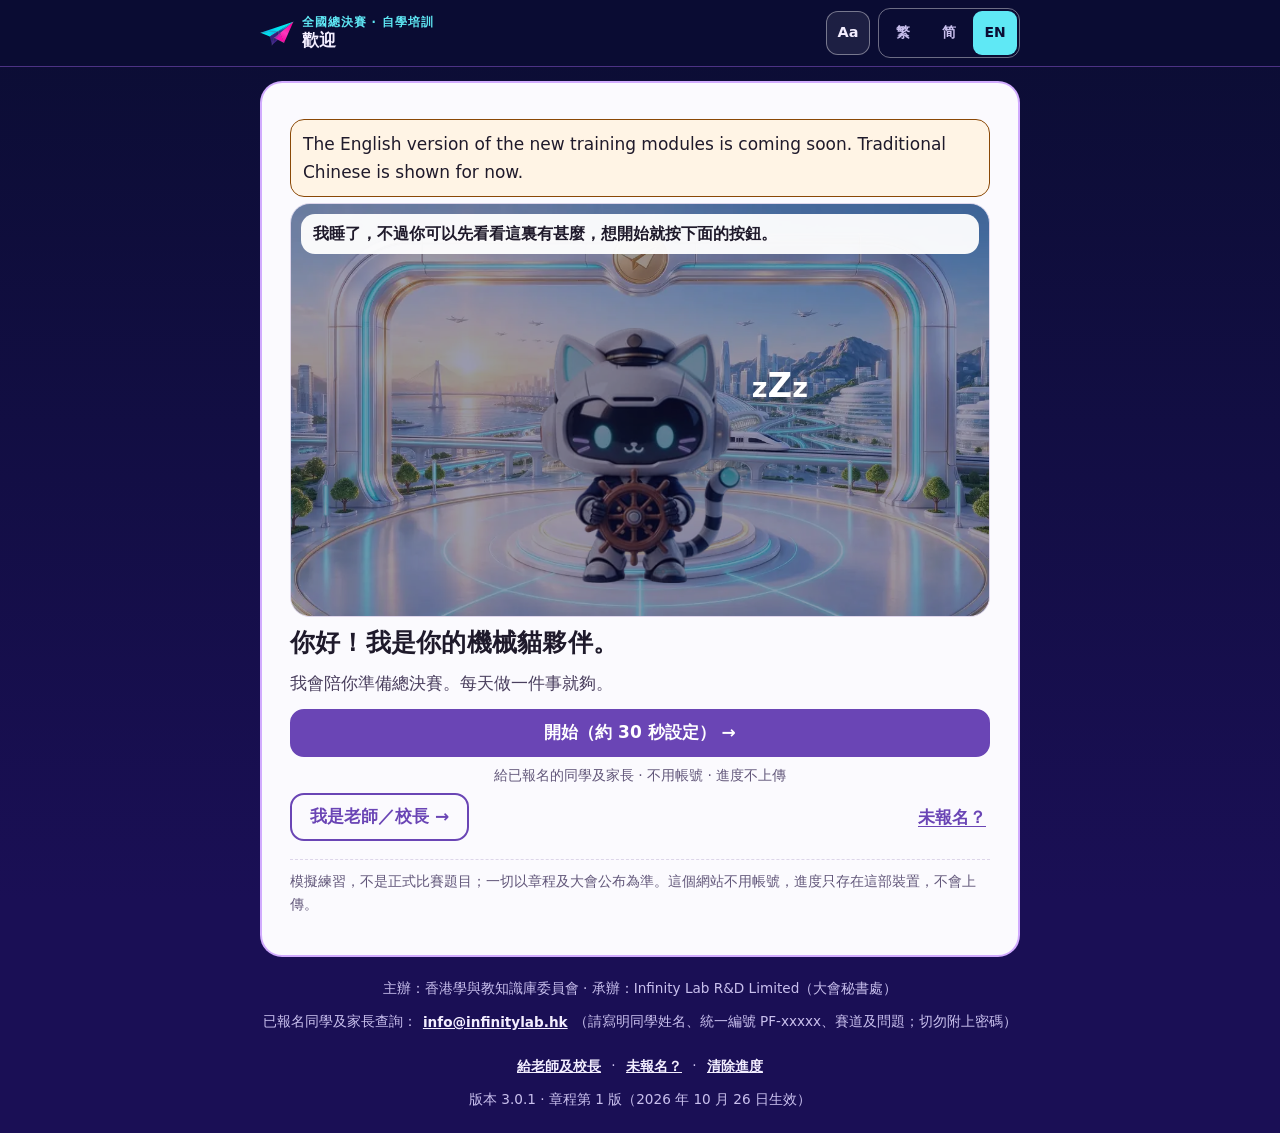
<file: index.html>
<!doctype html>
<html lang="zh-Hant-HK">
<head>
<meta charset="utf-8">
<meta name="viewport" content="width=device-width,initial-scale=1,viewport-fit=cover">
<meta name="description" content="Practifly AI 全國總決賽 · 三賽道自學培訓:已報名的同學及家長按自己的賽道和年級,一次做一件事。不用帳號,進度只存在本機,不上傳。">
<meta name="theme-color" content="#0B0D33">
<title>我的培訓 · Practifly AI 三賽道自學培訓</title>
<link rel="icon" href="img/f0.webp" type="image/webp">
<link rel="stylesheet" href="css/app.css">
</head>
<body>
<a class="skip" href="#main" id="skip">跳到主要內容</a>
<header class="bar gut"><div class="in">
 <a class="ib" id="back" href="#"></a>
 <span id="mark"><svg class="pfm" aria-hidden="true" width="34" height="25" xmlns="http://www.w3.org/2000/svg" viewBox="40 130 596 428" fill="none"><defs><linearGradient id="pfm-a" x1="95" y1="339" x2="523" y2="177" gradientUnits="userSpaceOnUse"><stop stop-color="#00BCEB"/><stop offset=".52" stop-color="#00E0EF"/><stop offset="1" stop-color="#00F0ED"/></linearGradient><linearGradient id="pfm-b" x1="262" y1="304" x2="202" y2="404" gradientUnits="userSpaceOnUse"><stop stop-color="#00BEEB"/><stop offset="1" stop-color="#00E7EF"/></linearGradient><linearGradient id="pfm-c" x1="478" y1="226" x2="493" y2="276" gradientUnits="userSpaceOnUse"><stop stop-color="#00C7EB"/><stop offset=".5" stop-color="#008ACB"/><stop offset="1" stop-color="#29348F"/></linearGradient><linearGradient id="pfm-d" x1="245" y1="378" x2="346" y2="433" gradientUnits="userSpaceOnUse"><stop stop-color="#35217C"/><stop offset=".55" stop-color="#362080"/><stop offset="1" stop-color="#29185E"/></linearGradient><linearGradient id="pfm-e" x1="282" y1="435" x2="325" y2="483" gradientUnits="userSpaceOnUse"><stop stop-color="#241458"/><stop offset="1" stop-color="#48269C"/></linearGradient><linearGradient id="pfm-f" x1="574" y1="209" x2="430" y2="440" gradientUnits="userSpaceOnUse"><stop stop-color="#FF009D"/><stop offset=".58" stop-color="#FA3BBC"/><stop offset="1" stop-color="#FF08A6"/></linearGradient><linearGradient id="pfm-g" x1="306" y1="392" x2="406" y2="460" gradientUnits="userSpaceOnUse"><stop stop-color="#7133A7"/><stop offset=".48" stop-color="#E716B1"/><stop offset="1" stop-color="#FF04A7"/></linearGradient></defs><path d="M50 330 625 140 363 301Z" fill="url(#pfm-a)"/><path d="m50 330 194-64 119 35Z" fill="#009FE2" opacity=".12"/><path d="m50 330 313-29-151 94Z" fill="url(#pfm-b)"/><path d="m212 395 151-94 2 53-76 64-39 129Z" fill="url(#pfm-d)"/><path d="m250 547 39-129 65 36Z" fill="url(#pfm-e)"/><path d="m250 547 13-105 23-39 77-74 2 25-76 64Z" fill="#21124F" opacity=".22"/><path d="m363 301 262-161-260 214Z" fill="url(#pfm-c)"/><path d="M625 140 462 507 392 334Z" fill="url(#pfm-f)"/><path d="m392 334-103 84 173 89Z" fill="url(#pfm-g)"/><path d="m50 330 313-29 262-161-336 278-39 129m-38-152 151-94 2 53m-76 64 173 89-70-173" stroke="#FFF" stroke-opacity=".9" stroke-width="2.5" stroke-linecap="round" stroke-linejoin="round"/></svg></span>
 <div class="tt"><small id="ev"></small><b id="ttl"></b></div>
 <button class="ib" id="disp" aria-haspopup="dialog">Aa</button>
 <div class="lang" id="lang" role="group"><button data-lang="tc" lang="zh-Hant">繁</button><button data-lang="sc" lang="zh-Hans">简</button><button data-lang="en" lang="en">EN</button></div>
</div></header>
<div class="gut"><main class="win in" id="main" tabindex="-1"><p>載入中…</p></main></div>
<footer class="ft gut"><div class="in" id="ft"></div></footer>
<noscript><p style="color:#fff;padding:16px">這個網站需要開啟 JavaScript 才能使用。</p></noscript>
<script src="config.js"></script>
<script src="js/cats.js"></script>
<script src="js/app.js"></script>
</body>
</html>
</file>
<file: css/app.css>
/* Practifly AI 三賽道自學培訓網站 v3.0 · 版面沿用 v2.5:深紫星空外框 + 明亮車窗 */
:root{
 --sky1:#0B0D33;--sky2:#1A0F55;--onsky:#F3EEFF;--onsky2:#C9C0EE;--cyan:#5FE8F5;
 --win:#FBFAFE;--card:#FFFFFF;--card2:#F6F2FD;--ink:#1F1A2B;--ink2:#4A3F5E;--ink3:#62577A;--line:#DDD5EA;
 --pf:#6A45B5;--pfd:#3A1C86;--pfsoft:#F0EAF8;--onpf:#FFFFFF;
 --ok:#12704A;--oksoft:#E5F6EE;--no:#B8362A;--nosoft:#FDEBE8;--warn:#8A4806;--warnsoft:#FFF4E5;--gold:#7A5A00;--goldsoft:#FFF8DB;
 --t1:#1F5FA8;--t2:#A0307E;--t3:#12704A;
 --shadow:0 4px 18px rgba(48,42,61,.08);--r:16px;
 --f:"PingFang HK","PingFang TC","Noto Sans HK","Noto Sans CJK TC","Microsoft JhengHei",system-ui,sans-serif;
}
:root[lang^="zh-Hans"]{--f:"PingFang SC","Noto Sans SC","Noto Sans CJK SC","Microsoft YaHei",system-ui,sans-serif}
:root[lang="en"]{--f:system-ui,-apple-system,"Segoe UI",Roboto,sans-serif}
@media (prefers-color-scheme:dark){:root:not([data-theme="light"]):not([data-hc]){
 --win:#0F0B36;--card:#1D1656;--card2:#251C66;--ink:#F6F3FF;--ink2:#D8D1F5;--ink3:#B4ABDD;--line:rgba(176,140,255,.38);
 --pf:#C6A8FF;--pfd:#E9DDFF;--pfsoft:rgba(176,108,255,.2);--onpf:#170C42;
 --ok:#55D6A2;--oksoft:rgba(63,191,143,.17);--no:#FF8E84;--nosoft:rgba(224,123,115,.17);--warn:#FFB45C;--warnsoft:rgba(255,180,92,.14);--gold:#FFD24A;--goldsoft:rgba(255,210,74,.13);
 --t1:#70B4FF;--t2:#F27CCB;--t3:#55D6A2;--shadow:0 4px 22px rgba(0,0,0,.38);color-scheme:dark}}
:root[data-theme="dark"]:not([data-hc]){
 --win:#0F0B36;--card:#1D1656;--card2:#251C66;--ink:#F6F3FF;--ink2:#D8D1F5;--ink3:#B4ABDD;--line:rgba(176,140,255,.38);
 --pf:#C6A8FF;--pfd:#E9DDFF;--pfsoft:rgba(176,108,255,.2);--onpf:#170C42;
 --ok:#55D6A2;--oksoft:rgba(63,191,143,.17);--no:#FF8E84;--nosoft:rgba(224,123,115,.17);--warn:#FFB45C;--warnsoft:rgba(255,180,92,.14);--gold:#FFD24A;--goldsoft:rgba(255,210,74,.13);
 --t1:#70B4FF;--t2:#F27CCB;--t3:#55D6A2;--shadow:0 4px 22px rgba(0,0,0,.38);color-scheme:dark}
/* 高對比:黑字白底、粗邊框 */
:root[data-hc]{--win:#fff;--card:#fff;--card2:#fff;--ink:#000;--ink2:#000;--ink3:#1a1a1a;--line:#000;--pf:#2B0F78;--pfd:#000;--pfsoft:#fff;--onpf:#fff;
 --ok:#004D2C;--oksoft:#fff;--no:#8A0F06;--nosoft:#fff;--warn:#5C2E00;--warnsoft:#fff;--gold:#5C4400;--goldsoft:#fff;--t1:#003E8A;--t2:#7A0F5C;--t3:#004D2C;--shadow:none;--sky1:#000;--sky2:#000;--onsky2:#fff}
:root[data-hc] .card,:root[data-hc] .opt,:root[data-hc] .btn,:root[data-hc] textarea,:root[data-hc] input{border-width:2px}
html{font-size:106.25%;-webkit-text-size-adjust:100%;background:var(--sky2)}
html[data-fs="1"]{font-size:121%}html[data-fs="2"]{font-size:138%}
*{box-sizing:border-box;-webkit-tap-highlight-color:transparent}
body{margin:0;background:linear-gradient(180deg,var(--sky1),var(--sky2)) fixed;color:var(--ink);font:500 1rem/1.65 var(--f);min-height:100vh;-webkit-font-smoothing:antialiased}
button,textarea,input,select{font:inherit;color:inherit}
button{cursor:pointer;touch-action:manipulation}
button:disabled,[aria-disabled="true"]{cursor:not-allowed;opacity:.5}
a{color:var(--pf)}
:focus-visible{outline:3px solid var(--cyan);outline-offset:2px;border-radius:6px}
:root[data-hc] :focus-visible{outline:4px solid #000;box-shadow:0 0 0 7px #fff}
.sr{position:absolute;width:1px;height:1px;overflow:hidden;clip:rect(0 0 0 0);white-space:nowrap}
.skip{position:absolute;left:8px;top:-60px;background:#fff;color:#000;padding:10px 14px;border-radius:10px;z-index:99;font-weight:800}
.skip:focus{top:8px}
.gut{padding-left:max(14px,env(safe-area-inset-left,0px));padding-right:max(14px,env(safe-area-inset-right,0px))}
.in{max-width:760px;margin:0 auto}
/* 頂欄 */
.bar{position:sticky;top:0;z-index:20;background:rgba(11,13,51,.92);border-bottom:1px solid rgba(176,108,255,.4);padding-top:calc(8px + env(safe-area-inset-top,0px));padding-bottom:8px}
:root[data-hc] .bar{background:#000}
.bar .in{display:flex;align-items:center;gap:8px}
.bar .tt{flex:1;min-width:0;color:var(--onsky)}
.bar .tt small{display:block;font:800 .68rem/1.3 var(--f);letter-spacing:.08em;color:var(--cyan);white-space:normal;overflow-wrap:anywhere}
.bar .tt b{display:block;font:900 1rem/1.25 var(--f);white-space:normal;overflow-wrap:anywhere}
.ib{flex:none;min-width:44px;min-height:44px;border-radius:12px;border:1.5px solid rgba(255,255,255,.4);background:rgba(255,255,255,.08);color:var(--onsky);font:800 .85rem/1.1 var(--f);padding:6px 10px;display:inline-grid;place-items:center;text-decoration:none}
.lang{display:flex;flex:none;border:1.5px solid rgba(255,255,255,.4);border-radius:12px;padding:2px;gap:2px}
.lang button{border:0;background:none;color:var(--onsky2);border-radius:9px;min-width:44px;min-height:44px;font:900 .82rem/1 var(--f)}
.lang button[aria-pressed="true"]{background:var(--cyan);color:#0B0D33}
main.win{background:var(--win);border-radius:22px;margin-top:14px;margin-bottom:14px;padding:18px 16px 22px;border:2px solid rgba(176,108,255,.55);min-height:60vh}
main.win:focus{outline:none}
h1,h2,h3{line-height:1.3;margin:0 0 .4em;font-weight:900;letter-spacing:.01em}
h1{font-size:1.45rem}h2{font-size:1.2rem}h3{font-size:1.05rem}
p{margin:0 0 .7em}
.eb{display:inline-block;font:800 .74rem/1.3 var(--f);letter-spacing:.06em;color:var(--pf);margin-bottom:4px}
.lead{color:var(--ink2)}
.fine{font-size:.82rem;color:var(--ink3);line-height:1.55}
.card{background:var(--card);border:1px solid var(--line);border-radius:var(--r);padding:14px 14px;margin:12px 0;box-shadow:var(--shadow)}
.card.soft{background:var(--card2);box-shadow:none}
.row{display:flex;flex-wrap:wrap;gap:8px;align-items:center}
.row.sb{justify-content:space-between}
.btn{display:inline-flex;align-items:center;justify-content:center;gap:6px;min-height:48px;padding:10px 18px;border-radius:14px;border:2px solid var(--pf);background:var(--pf);color:var(--onpf);font:900 1rem/1.25 var(--f);text-decoration:none;text-align:center}
.btn.s{background:transparent;color:var(--pf)}
.btn.w{width:100%}
.btn small{display:block;font:700 .78rem/1.3 var(--f);opacity:.9}
.lnk{background:none;border:0;padding:8px 4px;min-height:44px;color:var(--pf);font-weight:800;text-decoration:underline;text-underline-offset:3px}
.tag{display:inline-block;font:800 .74rem/1.2 var(--f);padding:4px 9px;border-radius:99px;background:var(--pfsoft);color:var(--pfd);border:1px solid var(--line);margin:0 4px 4px 0}
.tag.t1{color:var(--t1)}.tag.t2{color:var(--t2)}.tag.t3{color:var(--t3)}
.tag.pend{background:var(--warnsoft);color:var(--warn);border-color:var(--warn)}
.tag.chg{background:var(--goldsoft);color:var(--gold);border-color:var(--gold)}
/* 機械貓提示 */
.guide{display:flex;gap:10px;align-items:flex-start;margin:12px 0}
.guide img{width:52px;height:52px;border-radius:50%;flex:none;background:var(--pfsoft);border:2px solid var(--pf)}
.guide .bub{background:var(--pfsoft);border:1px solid var(--line);border-radius:4px 16px 16px 16px;padding:10px 12px;flex:1}
.guide .bub b{display:block;font-size:.8rem;color:var(--pf)}
.par{background:var(--goldsoft);border:1.5px solid var(--gold);border-radius:14px;padding:10px 12px;margin:12px 0}
.par b{color:var(--gold);display:block;font-size:.84rem}
.okbox{background:var(--oksoft);border:1.5px solid var(--ok);border-radius:14px;padding:10px 12px;margin:10px 0}
.nobox{background:var(--nosoft);border:1.5px solid var(--no);border-radius:14px;padding:10px 12px;margin:10px 0}
.warnbox{background:var(--warnsoft);border:1.5px solid var(--warn);border-radius:14px;padding:10px 12px;margin:10px 0}
.disc{font-size:.82rem;color:var(--ink3);border-top:1px dashed var(--line);margin-top:18px;padding-top:10px}
ul.ul{margin:.2em 0 .8em;padding-left:1.25em}ul.ul li{margin:.25em 0}
/* 首頁 */
.today{background:linear-gradient(150deg,#2A0E66,#46068D 55%,#7954BF);color:#fff;border-radius:20px;padding:16px;margin:12px 0}
:root[data-hc] .today{background:#000}
.today .eb{color:var(--cyan)}.today h2{font-size:1.3rem}.today p{color:#EDE6FF}
.today .btn{background:#fff;color:#2A0E66;border-color:#fff}
.prog{margin:12px 0}
.prog .hd{display:flex;justify-content:space-between;gap:8px;align-items:baseline}
.prog .hd b{font-weight:900}.prog .hd span{font-size:.84rem;color:var(--ink3)}
.meter{height:12px;border-radius:99px;background:var(--pfsoft);border:1px solid var(--line);overflow:hidden;margin:6px 0}
.meter i{display:block;height:100%;background:var(--pf);border-radius:99px}
.dl{margin:6px 0 0;font-size:.88rem;color:var(--ink2)}
.nav2{display:grid;grid-template-columns:1fr 1fr;gap:10px;margin:14px 0}
.nav2 a,.nav2 button{display:block;text-align:left;background:var(--card);border:1px solid var(--line);border-radius:14px;padding:12px;min-height:64px;text-decoration:none;color:var(--ink);font-weight:800;box-shadow:var(--shadow)}
.nav2 small{display:block;font-weight:600;color:var(--ink3);font-size:.78rem}
/* 機械貓廣場(本機:每完成一個模組,多一位機械貓同學;不連線、不上傳) */
.plaza{position:relative;border-radius:20px;overflow:hidden;margin:10px 0 6px;aspect-ratio:16/11;background:#DCEBF7 url(../img/plaza_wide.webp) center 60%/cover no-repeat;border:1px solid var(--line);box-shadow:var(--shadow)}
.plaza img{position:absolute;width:auto;transform:translateX(-50%);filter:drop-shadow(0 5px 5px rgba(20,30,80,.28))}
.plaza .me{left:50%;bottom:17%;height:47%;z-index:3;animation:bob 3.2s ease-in-out infinite}
.plaza .fr{height:25%;z-index:2}
@keyframes bob{50%{transform:translateX(-50%) translateY(-5px)}}
.plaza .pb{position:absolute;left:10px;right:10px;top:10px;background:rgba(255,255,255,.94);color:#1F1A2B;border-radius:14px;padding:8px 12px;font-weight:800;font-size:.9rem;line-height:1.45;z-index:4;box-shadow:0 2px 10px rgba(20,30,80,.15)}
.plaza .pbtn{position:absolute;right:8px;bottom:8px;z-index:5;min-height:44px;border-radius:99px;border:0;background:rgba(31,26,43,.82);color:#fff;font-weight:800;font-size:.82rem;padding:6px 14px}
.catgrid{display:grid;grid-template-columns:repeat(4,1fr);gap:8px;margin:10px 0}
.catgrid button{border:2px solid var(--line);background:var(--card);border-radius:14px;padding:6px 2px 4px;min-height:44px;font-size:.72rem;font-weight:700;line-height:1.25}
.catgrid button[aria-pressed="true"]{border-color:var(--pf);background:var(--pfsoft)}
.catgrid img{display:block;height:74px;width:auto;margin:0 auto 2px}
.today{position:relative;overflow:hidden}.today .tcat{position:absolute;right:6px;bottom:0;height:104px;width:auto;opacity:.98}
.today.hascat h2,.today.hascat p{padding-right:84px}
.prog .hd img{width:34px;height:34px;border-radius:50%;background:var(--pfsoft);border:2px solid var(--pf);vertical-align:middle;margin-right:6px}
.map .hf{flex:none;width:48px;height:48px;border-radius:50%;background:var(--pfsoft);border:2px solid var(--pf)}
.map a.done .hf{border-color:var(--ok)}
.map .here{flex:none;height:54px;width:auto}
.celebr{display:flex;align-items:flex-end;justify-content:center;gap:4px;margin:8px 0}
.celebr img{height:120px;width:auto}.celebr img.nf{height:96px;animation:pop2 .7s ease-out}
.celebr .stampbig{margin:0 0 6px;width:118px;height:118px;font-size:.9rem}
@keyframes pop2{from{transform:translateY(30px);opacity:0}to{transform:none;opacity:1}}
#mark{flex:none;display:inline-grid;place-items:center}#mark.hide{display:none}
/* 設定三步 */
.steps3{display:flex;gap:6px;margin:6px 0 14px}
.steps3 i{flex:1;height:8px;border-radius:9px;background:var(--line)}.steps3 i.on{background:var(--pf)}
.choices{display:grid;gap:10px;margin:10px 0}
.choices.g3{grid-template-columns:repeat(3,1fr)}.choices.g2{grid-template-columns:1fr 1fr}
.opt{display:flex;align-items:center;gap:10px;width:100%;text-align:left;background:var(--card);border:1.5px solid var(--line);border-radius:14px;padding:12px;min-height:52px;font-weight:800}
.opt small{display:block;font-weight:600;color:var(--ink3);font-size:.8rem}
.opt[aria-pressed="true"],.opt[aria-checked="true"]{border-color:var(--pf);background:var(--pfsoft);box-shadow:inset 0 0 0 1.5px var(--pf)}
.opt .mk{flex:none;width:26px;height:26px;border-radius:8px;border:2px solid var(--ink3);display:grid;place-items:center;font-weight:900;color:var(--onpf)}
.opt[aria-pressed="true"] .mk,.opt[aria-checked="true"] .mk{background:var(--pf);border-color:var(--pf)}
.opt.c{justify-content:center;text-align:center}
.opt.ok{border-color:var(--ok);background:var(--oksoft);opacity:1}.opt.no{border-color:var(--no);background:var(--nosoft);opacity:1}
.opt.ok .mk{background:var(--ok);border-color:var(--ok)}.opt.no .mk{background:var(--no);border-color:var(--no)}
/* 培訓地圖 */
.map{list-style:none;margin:10px 0;padding:0;display:grid;gap:10px}
.map a{display:flex;gap:12px;align-items:center;background:var(--card);border:1.5px solid var(--line);border-radius:16px;padding:12px;text-decoration:none;color:var(--ink);box-shadow:var(--shadow);min-height:72px}
.map .no{flex:none;width:44px;height:44px;border-radius:50%;background:var(--pfsoft);color:var(--pfd);display:grid;place-items:center;font-weight:900;border:2px solid var(--pf)}
.map .tx{flex:1;min-width:0}.map .tx b{display:block}.map .tx small{color:var(--ink3);font-size:.8rem;display:block}
.map .st{flex:none;font:800 .76rem/1.2 var(--f);color:var(--ink3);text-align:center}
.map a.done{border-color:var(--ok)}.map a.done .no{background:var(--ok);color:#fff;border-color:var(--ok)}
.map a.done .st{color:var(--ok);border:2px solid var(--ok);border-radius:10px;padding:5px 7px;transform:rotate(-6deg)}
.map a.cur{border-color:var(--pf);box-shadow:inset 0 0 0 1.5px var(--pf),var(--shadow)}
/* 模組 */
.dots{display:flex;gap:5px;margin:4px 0 12px}
.dots i{flex:1;text-align:center;font:800 .68rem/1.2 var(--f);font-style:normal;color:var(--ink3);padding-top:9px;border-top:5px solid var(--line)}
.dots i.on{color:var(--pf);border-color:var(--pf)}.dots i.done{border-color:var(--ok);color:var(--ok)}
.q{font-weight:800;margin:14px 0 8px}
.hint{background:var(--warnsoft);border-left:5px solid var(--warn);border-radius:8px;padding:9px 12px;margin:8px 0}
.why{background:var(--card2);border-left:5px solid var(--pf);border-radius:8px;padding:9px 12px;margin:8px 0}
.why b{display:block}
.clsc{border:1.5px solid var(--line);border-radius:14px;padding:12px;margin:10px 0;background:var(--card)}
.clsc.y{border-color:var(--ok)}.clsc.n{border-color:var(--no)}
.seg{display:flex;flex-wrap:wrap;gap:8px;margin-top:8px}
.seg button{flex:1 1 auto;min-height:46px;border-radius:12px;border:1.5px solid var(--line);background:var(--card);font-weight:800;padding:8px 10px}
.seg button[aria-pressed="true"]{background:var(--pf);color:var(--onpf);border-color:var(--pf)}
.seg button.ok{background:var(--oksoft);color:var(--ok);border-color:var(--ok);opacity:1}.seg button.no{background:var(--nosoft);color:var(--no);border-color:var(--no);opacity:1}
.fld{margin:12px 0}
.fld label{display:block;font-weight:800;margin-bottom:4px}
.fld textarea,.fld input[type=text]{width:100%;border:1.5px solid var(--ink3);border-radius:12px;padding:10px 12px;background:var(--card);min-height:48px;line-height:1.6}
.fld textarea{resize:vertical}
.cnt{display:flex;justify-content:space-between;gap:8px;font-size:.82rem;color:var(--ink3);margin-top:3px}
.cnt b.over{color:var(--no)}.cnt b.fit{color:var(--ok)}
.chk{display:flex;gap:10px;align-items:flex-start;padding:9px 4px;border-bottom:1px dashed var(--line);min-height:48px}
.chk input{flex:none;width:26px;height:26px;margin-top:2px;accent-color:var(--pf)}
.chk span{flex:1}
.timer{text-align:center}
.timer .t{font:900 2.6rem/1.1 var(--f);font-variant-numeric:tabular-nums;letter-spacing:.02em}
.timer.end .t{color:var(--no)}
.slot{display:block;width:100%;text-align:left;border:1.5px dashed var(--ink3);border-radius:14px;padding:10px 12px;margin:8px 0;background:var(--card2);min-height:64px}
.slot.fill{border-style:solid;background:var(--card)}.slot.y{border-color:var(--ok)}.slot.n{border-color:var(--no)}
.slot b{display:block;color:var(--pf)}.slot small{display:block;color:var(--ink3);font-size:.8rem}
.pool{display:grid;gap:8px}
.pool button{text-align:left;border:1.5px solid var(--pf);background:var(--card);border-radius:14px;padding:10px 12px;min-height:52px}
.pool small,.slot em{display:block;color:var(--ink3);font-size:.8rem;font-style:normal}
.pcat{margin:10px 0}.pcat>b{display:block;margin-bottom:6px}
.chips{display:flex;flex-wrap:wrap;gap:8px}
.chips button{min-height:44px;padding:8px 12px;border-radius:99px;border:1.5px solid var(--line);background:var(--card);font-weight:700}
.chips button[aria-pressed="true"]{background:var(--pf);color:var(--onpf);border-color:var(--pf)}
.prm{border-radius:12px;padding:10px 12px;margin:8px 0;background:var(--card2);border:1px solid var(--line)}
.prm b{display:block;font-size:.8rem;color:var(--ink3)}.prm.now{border:1.5px solid var(--pf);background:var(--pfsoft)}
.flip{display:block;width:100%;text-align:left;border:1.5px solid var(--line);border-radius:14px;background:var(--card);padding:12px;margin:8px 0;min-height:56px}
.flip b{display:block}.flip span{display:block;margin-top:6px;color:var(--ink2)}
.panel{border:1.5px solid var(--line);border-radius:14px;padding:10px 12px;margin:10px 0;background:var(--card)}
.panel>b{color:var(--pf)}
.nextbar{position:sticky;bottom:0;background:var(--win);border-top:1px solid var(--line);margin:18px -16px -22px;padding:10px 16px calc(10px + env(safe-area-inset-bottom,0px));display:flex;gap:10px;align-items:center;justify-content:space-between;border-radius:0 0 20px 20px}
.nextbar .g{flex:1;font-size:.84rem;color:var(--warn);font-weight:700}
.tts{border:1.5px solid var(--pf);background:var(--card);color:var(--pf);border-radius:99px;min-height:44px;padding:6px 14px;font-weight:800;display:inline-flex;gap:6px;align-items:center}
.tts svg{width:18px;height:18px}
.stampbig{margin:16px auto;width:150px;height:150px;border-radius:50%;border:5px double var(--ok);color:var(--ok);display:grid;place-items:center;text-align:center;font-weight:900;transform:rotate(-8deg);animation:pop .5s ease-out}
@keyframes pop{from{transform:scale(1.6) rotate(-8deg);opacity:0}to{transform:scale(1) rotate(-8deg);opacity:1}}
/* 顯示設定 */
.sheet{position:fixed;inset:0;z-index:50;background:rgba(5,4,24,.6);display:flex;align-items:flex-end;justify-content:center}
.sheet .box{background:var(--win);width:100%;max-width:560px;border-radius:22px 22px 0 0;padding:18px 16px calc(18px + env(safe-area-inset-bottom,0px));max-height:88vh;overflow:auto}
.toast{position:fixed;left:50%;top:calc(66px + env(safe-area-inset-top,0px));transform:translateX(-50%);background:#1F1A2B;color:#fff;padding:10px 16px;border-radius:12px;z-index:60;font-weight:700;max-width:88vw}
.ft{color:var(--onsky2);font-size:.8rem;padding-top:6px;padding-bottom:calc(22px + env(safe-area-inset-bottom,0px));text-align:center;line-height:1.7}
.ft a,.ft button{color:var(--onsky);background:none;border:0;text-decoration:underline;min-height:44px;padding:8px 6px;font-weight:700;display:inline-flex;align-items:center;vertical-align:middle}
.hide{display:none!important}
@media (prefers-reduced-motion:reduce){*{animation:none!important;transition:none!important;scroll-behavior:auto!important}}
:root[data-rm] *{animation:none!important;transition:none!important;scroll-behavior:auto!important}
@media (min-width:700px){main.win{padding:26px 28px 30px}.nextbar{margin:22px -28px -30px;padding-left:28px;padding-right:28px}}
@media print{.bar,.ft,.nextbar,.tts{display:none}body{background:#fff}main.win{border:0}}

/* ===== v3.0 最終優化 ===== */
:root[data-rm] *,:root[data-rm] *::before,:root[data-rm] *::after{animation:none!important;transition:none!important;scroll-behavior:auto!important}
/* 第一頁 */
.wel{margin:-4px 0 10px}
.wlf{margin:8px 0 4px;text-align:center}
.wl2{justify-content:space-between;margin-top:6px}
/* 機械貓正在做的事 */
.scene{position:relative;border-radius:20px;overflow:hidden;aspect-ratio:16/10;background:#DCEBF7 url(../img/plaza_wide.webp) center 60%/cover no-repeat;border:1px solid var(--line)}
.scene.big{aspect-ratio:16/11;max-height:46vh;width:100%}
.scene .me{position:absolute;left:50%;bottom:8%;height:62%;width:auto;transform:translateX(-50%);filter:drop-shadow(0 5px 5px rgba(20,30,80,.28));animation:bob 3.2s ease-in-out infinite}
.scene .pbub{position:absolute;left:10px;right:10px;top:10px;background:rgba(255,255,255,.95);color:#1F1A2B;border-radius:14px;padding:8px 12px;font-weight:800;font-size:.95rem;line-height:1.45;z-index:3}
.scene .prop,.scene .zz{position:absolute;left:calc(50% + 16%);bottom:14%;width:18%;max-width:72px;height:auto;z-index:2}
.s-sleep.scene::after,.s-sleep.plaza::after{content:"";position:absolute;inset:0;background:rgba(12,14,60,.42);pointer-events:none;z-index:1}
.s-sleep .me{filter:brightness(.82) saturate(.8);animation:breathe 4.5s ease-in-out infinite}
.s-free.scene::after{content:"";position:absolute;inset:0;background:rgba(20,22,80,.3);pointer-events:none;z-index:1}
.scene .zz{font:900 1.6rem/1 var(--f);color:#fff;z-index:4;text-shadow:0 2px 6px rgba(0,0,0,.4);bottom:52%}
.zz i{display:inline-block;font-style:normal;animation:zz 2.6s ease-in-out infinite}.zz i:nth-child(2){animation-delay:.5s;font-size:1.25em}.zz i:nth-child(3){animation-delay:1s}
@keyframes zz{0%{opacity:0;transform:translateY(6px)}40%{opacity:1}100%{opacity:0;transform:translateY(-14px)}}
@keyframes breathe{50%{transform:translateX(-50%) scale(1.02,.98)}}
.prop.bounce{animation:bounce 1.1s ease-in-out infinite}@keyframes bounce{50%{transform:translateY(-10px)}}
.prop.twinkle{animation:tw 2s ease-in-out infinite}@keyframes tw{50%{opacity:.45}}
.me.nod{animation:nod .7s ease-in-out 2!important}@keyframes nod{50%{transform:translateX(-50%) rotate(-8deg) translateY(4px)}}
/* 首頁:今天做一件事 */
.today.hascat h2,.today.hascat p,.today.hascat .tstate{padding-right:92px}
.today .tstate{font-size:.86rem;color:#E6DEFF;margin-bottom:6px}.today .tstate b{color:#fff;display:block}
.today .tstate small{color:#CFC4F5}
.today .tpar{background:rgba(255,255,255,.12);border-radius:12px;padding:8px 10px;font-size:.88rem}.today .tpar b{display:block;color:#FFE08A;font-size:.8rem}
.today .tlife{position:absolute;right:6px;bottom:0;width:96px;height:118px}
.today .tlife .tcat{position:absolute;right:0;bottom:0;height:104px;width:auto;opacity:.98;animation:bob 3.2s ease-in-out infinite}
.today .tlife .prop,.today .tlife .zz{position:absolute;left:-6px;bottom:10px;width:34px}
.today .tlife .zz{font:900 1.1rem/1 var(--f);color:#fff;bottom:70px;left:0}
.today .lnk.on{color:#fff}
.today.s-sleep{background:linear-gradient(150deg,#0E1240,#1B1650 60%,#2D2A6E)}
.tags{margin-top:14px}
/* 這一週、我的路線 */
.week ol{margin:0}.week li small{color:var(--ink3)}
.route{display:grid;gap:8px;margin:6px 0 12px}
.rt{display:grid;grid-template-columns:1fr auto;gap:2px 10px;align-items:center;background:var(--card);border:1px solid var(--line);border-radius:14px;padding:10px 12px;text-decoration:none;color:var(--ink);box-shadow:var(--shadow);min-height:56px}
.rt b{font-weight:900;font-size:.95rem}.rt small{grid-column:1/-1;color:var(--ink3);font-size:.8rem}
.stamps{display:flex;flex-wrap:wrap;gap:4px;justify-content:flex-end}
.stamps i{width:16px;height:16px;border-radius:50%;border:2px solid var(--ok);background:transparent}.stamps i.on{background:var(--ok)}
/* 廣場(縮細)及同學的生活 */
.plaza{aspect-ratio:16/9}
.plaza .fr{position:absolute;height:25%;transform:translateX(-50%);z-index:2}
.plaza .fr img{position:static;height:100%;width:auto;transform:none}
.plaza .fr .prop,.plaza .fr .zz,.plaza .fr .mus{position:absolute;right:-30%;bottom:0;width:45%;height:auto}
.plaza .fr .zz{font:900 .9rem/1 var(--f);color:#fff;bottom:70%;right:-10%}
.plaza .fr .mus{font:900 1.2rem/1 var(--f);color:#6A45B5;bottom:60%;animation:tw 1.6s ease-in-out infinite}
.plaza .fr.a-walk{animation:walk 6s ease-in-out infinite alternate}@keyframes walk{to{margin-left:18px}}
.plaza .me{left:50%;bottom:12%;height:44%}
/* 便利貼 */
.notes{margin:10px 0}
.ntw{display:grid;gap:10px}
.nt{position:relative;background:#FFF4A8;color:#3B3300;border-radius:4px 4px 14px 4px;padding:10px 12px 10px 54px;box-shadow:0 3px 8px rgba(60,50,0,.18);transform:rotate(-.8deg);min-height:56px;font-weight:700;line-height:1.5}
.nt:nth-child(2){transform:rotate(.7deg);background:#FFE7B8}.nt:nth-child(3){background:#E8F6C8}
.nt img{position:absolute;left:8px;top:8px;width:38px;height:auto}
.nt.mine{background:#DDEBFF;color:#13264D;padding-left:12px;margin-top:10px}.nt.mine b{display:block;font-size:.8rem}
.nt .seen{display:inline-block;margin-left:8px;border:2px solid #12704A;color:#12704A;border-radius:8px;padding:0 6px;font-size:.78rem;transform:rotate(-6deg)}
:root[data-hc] .nt{background:#fff;color:#000;border:2px solid #000;transform:none}
.ntf .row{flex-wrap:nowrap}.ntf input{flex:1;min-width:0}
/* 新手導覽 */
.tour{position:fixed;left:50%;bottom:calc(10px + env(safe-area-inset-bottom,0px));transform:translateX(-50%);width:min(560px,calc(100vw - 20px));z-index:40;background:var(--win);color:var(--ink);border:2px solid var(--pf);border-radius:18px;padding:12px;display:flex;gap:10px;align-items:flex-start;box-shadow:0 8px 30px rgba(0,0,0,.35)}
.tour>img{width:56px;height:auto;flex:none}.tour b{display:block;font-size:.8rem;color:var(--pf)}.tour p{margin:4px 0 8px}
.tourhl{outline:4px solid var(--cyan)!important;outline-offset:3px;border-radius:16px}
/* 模組:標題旁朗讀;初小版「給家長讀」 */
.mh{align-items:flex-start;flex-wrap:nowrap}.mh h1{flex:1;min-width:0}.mh .tts{flex:none}
.pinfo{border:1.5px dashed var(--gold);border-radius:14px;padding:4px 12px;margin:12px 0;background:var(--goldsoft)}
.pinfo>summary{cursor:pointer;font-weight:800;color:var(--gold);min-height:44px;display:flex;align-items:center}
.catgrid.c3{grid-template-columns:repeat(3,1fr)}.catgrid.c3 img{height:96px}
/* 給老師及校長 */
.fwd{margin:6px 0 10px;padding:10px 12px;border-left:5px solid var(--pf);background:var(--card2);border-radius:8px}
.tblw{overflow-x:auto;margin:8px 0 14px;border:1px solid var(--line);border-radius:12px}
.tbl{border-collapse:collapse;width:100%;min-width:520px;font-size:.86rem}
.tbl th,.tbl td{border-bottom:1px solid var(--line);padding:8px 10px;text-align:left;vertical-align:top}
.tbl th{background:var(--card2);font-weight:900}
.pdfs{list-style:none;padding-left:0}.pdfs a{display:flex;align-items:center;min-height:44px;padding:4px 0}
/* 列印:一般頁面照常列印;按「列印這一頁」時(html.pr-one)只印校長一頁紙 */
@media print{html,body{background:#fff!important;min-height:0}.bar,.ft,.nextbar,.noprint,.tour,.toast,.tts,.sheet{display:none!important}main.win{border:0;box-shadow:none}
 html.pr-one #main>*:not(#one){display:none!important}html.pr-one #one{border:0;box-shadow:none;margin:0}}

/* R15(獨立覆核):觸控目標 ≥ 44px——行內連結(a.lnk)改 inline-flex 才吃 min-height;「這一週」連結加高 */
a.lnk{display:inline-flex;align-items:center;min-width:44px;justify-content:center}
.week li a{display:inline-flex;align-items:center;min-height:44px}
/* R19(獨立覆核):頁頂小字不截斷——可換行;窄屏(≤360px)收起小字、收窄間距,讓 44px 語言鍵及標題放得下 */
@media (max-width:360px){.bar .tt small{display:none}.bar .in{gap:5px}header.bar.gut{padding-left:8px;padding-right:8px}.lang{gap:0;padding:1px}}
.bar .tt small .nw{white-space:nowrap}
</file>
